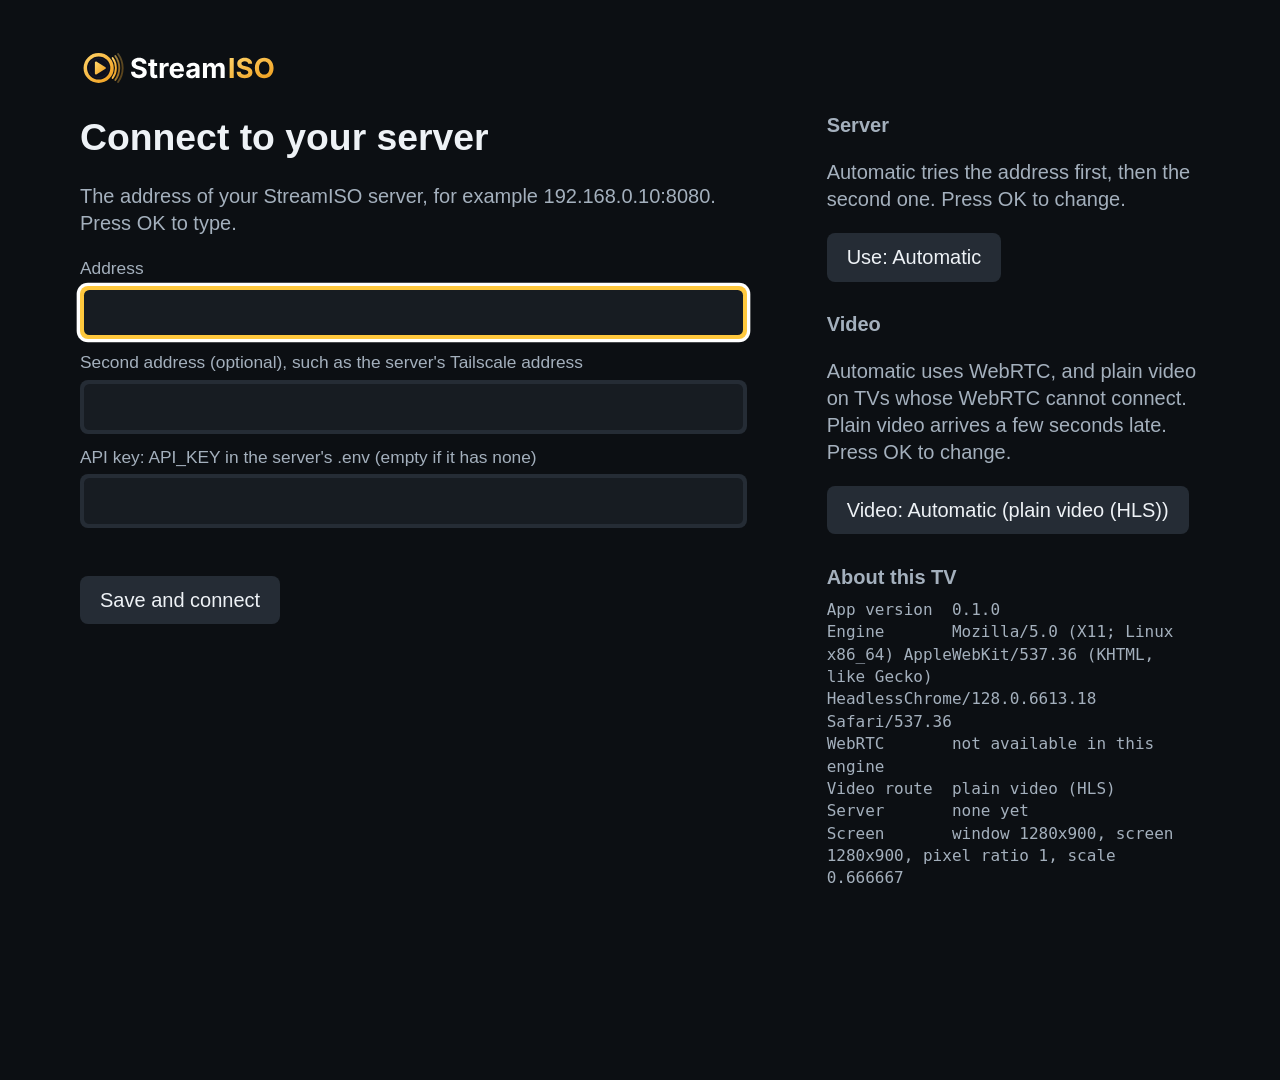
<file: app/index.html>
<!DOCTYPE html>
<html lang="en">
<head>
<meta charset="utf-8">
<title>StreamISO</title>
<link rel="stylesheet" href="css/style.css">
</head>
<body>

<section id="settings" class="screen" hidden>
  <img class="logo" src="img/logo.svg" alt="StreamISO">
  <div class="columns">
  <div class="column">
  <h1 id="settings-title">Connect to your server</h1>
  <p class="muted">The address of your StreamISO server, for example 192.168.0.10:8080. Press OK to type.</p>
  <label class="label" for="server-input">Address</label>
  <div id="server-field" class="field" tabindex="-1" data-focusable data-act="edit" data-input="server-input">
    <input id="server-input" type="url" tabindex="-1" autocomplete="off" spellcheck="false">
  </div>
  <label class="label" for="server2-input">Second address (optional), such as the server's Tailscale address</label>
  <div id="server2-field" class="field" tabindex="-1" data-focusable data-act="edit" data-input="server2-input">
    <input id="server2-input" type="url" tabindex="-1" autocomplete="off" spellcheck="false">
  </div>
  <label class="label" for="key-input">API key: API_KEY in the server's .env (empty if it has none)</label>
  <div id="key-field" class="field" tabindex="-1" data-focusable data-act="edit" data-input="key-input">
    <input id="key-input" type="text" tabindex="-1" autocomplete="off" spellcheck="false" autocapitalize="off">
  </div>
  <p id="settings-message" class="message" role="status"></p>
  <div class="row">
    <button id="settings-save" type="button" class="btn" tabindex="-1" data-focusable data-act="save">Save and connect</button>
    <button id="settings-back" type="button" class="btn" tabindex="-1" data-focusable data-act="cancel">Back</button>
  </div>
  </div>
  <div class="column side">
  <h2>Server</h2>
  <p class="muted">Automatic tries the address first, then the second one. Press OK to change.</p>
  <div class="row">
    <button id="settings-choice" type="button" class="btn" tabindex="-1" data-focusable data-act="choice"></button>
  </div>
  <h2>Video</h2>
  <p class="muted">Automatic uses WebRTC, and plain video on TVs whose WebRTC cannot connect. Plain video arrives a few seconds late. Press OK to change.</p>
  <div class="row">
    <button id="settings-video" type="button" class="btn" tabindex="-1" data-focusable data-act="video"></button>
  </div>
  <h2>About this TV</h2>
  <pre id="settings-diag" class="diag"></pre>
  </div>
  </div>
</section>

<section id="catalog" class="screen" hidden>
  <header id="catalog-head">
    <img class="logo small" src="img/logo.svg" alt="StreamISO">
    <div id="detail">
      <div id="detail-title"></div>
      <div id="detail-meta" class="muted"></div>
      <div id="detail-text" class="muted"></div>
    </div>
    <!-- Shows or hides the discs already watched / listened to, which are hidden at first. -->
    <button id="catalog-seen" type="button" class="btn" tabindex="-1" data-focusable aria-pressed="false">
      <svg class="eye" viewBox="0 0 24 24" aria-hidden="true"><path d="M12 5C6.5 5 2.3 8.6 1 12c1.3 3.4 5.5 7 11 7s9.7-3.6 11-7c-1.3-3.4-5.5-7-11-7zm0 11.5a4.5 4.5 0 1 1 0-9 4.5 4.5 0 0 1 0 9zm0-7a2.5 2.5 0 1 0 0 5 2.5 2.5 0 0 0 0-5z"/></svg>
      <svg class="eye-off" viewBox="0 0 24 24" aria-hidden="true"><path d="M2.3 3.7 3.7 2.3l18 18-1.4 1.4-3.4-3.4A12 12 0 0 1 12 19c-5.5 0-9.7-3.6-11-7a12.6 12.6 0 0 1 4.2-5.3L2.3 3.7zM12 5c5.5 0 9.7 3.6 11 7a12.4 12.4 0 0 1-3.3 4.6l-3.3-3.3A4.5 4.5 0 0 0 10.7 7.6L8.3 5.2C9.5 5.1 10.7 5 12 5zm-4.4 4.1A4.5 4.5 0 0 0 14.9 15.4l-1.5-1.5a2.5 2.5 0 0 1-3.3-3.3L7.6 9.1z"/></svg>
      <span class="lbl">Show watched</span>
    </button>
    <button id="catalog-settings" type="button" class="btn" tabindex="-1" data-focusable>Settings</button>
  </header>
  <main id="catalog-scroll" data-scroll><div id="catalog-list"></div></main>
</section>

<section id="player" class="screen" hidden>
  <div id="stage"></div>
  <div id="cd" hidden>
    <div id="cd-info">
      <img id="cd-cover" alt="">
      <div id="cd-title"></div>
      <div id="cd-artist" class="muted"></div>
    </div>
    <ol id="cd-tracks" data-scroll></ol>
  </div>
  <div id="loading"><div class="spinner"></div><div id="loading-title"></div><div id="loading-text" class="muted"></div></div>
  <div id="sink" tabindex="-1" data-focusable></div>
  <div id="bar" hidden>
    <div id="bar-head"><div id="bar-title"></div><div id="bar-caption"></div></div>
    <div id="progress" tabindex="-1" data-focusable data-act="commit" aria-label="Seek: left and right"><div id="progress-fill"></div></div>
    <div id="bar-times" class="muted"><span id="time-now"></span><span id="bar-extra"></span><span id="time-left"></span></div>
    <div id="bar-buttons" class="row">
      <button type="button" class="btn icon" tabindex="-1" data-focusable data-act="leave" aria-label="Back to library"><svg viewBox="0 0 24 24"><path d="M20 11H7.8l5.6-5.6L12 4l-8 8 8 8 1.4-1.4L7.8 13H20z"/></svg></button>
      <span class="sep"></span>
      <button type="button" class="btn icon big" tabindex="-1" data-focusable data-act="toggle" id="btn-toggle" aria-label="Pause"></button>
      <button type="button" class="btn icon" tabindex="-1" data-focusable data-act="prev" id="btn-prev" aria-label="Previous"><svg viewBox="0 0 24 24"><path d="M6 6h2v12H6zM9.5 12l8.5 6V6z"/></svg></button>
      <button type="button" class="btn icon" tabindex="-1" data-focusable data-act="back10" aria-label="Back 10 seconds"><svg viewBox="0 0 24 24"><path d="M12 5V1L7 6l5 5V7a6 6 0 1 1-6 6H4a8 8 0 1 0 8-8z"/><text x="12" y="16.2" text-anchor="middle" font-size="7.5" font-weight="700" font-family="sans-serif">10</text></svg></button>
      <button type="button" class="btn icon" tabindex="-1" data-focusable data-act="fwd10" aria-label="Forward 10 seconds"><svg viewBox="0 0 24 24"><path d="M12 5V1l5 5-5 5V7a6 6 0 1 0 6 6h2a8 8 0 1 1-8-8z"/><text x="12" y="16.2" text-anchor="middle" font-size="7.5" font-weight="700" font-family="sans-serif">10</text></svg></button>
      <button type="button" class="btn icon" tabindex="-1" data-focusable data-act="next" id="btn-next" aria-label="Next"><svg viewBox="0 0 24 24"><path d="M16 6h2v12h-2zM6 18l8.5-6L6 6z"/></svg></button>
      <span class="sep"></span>
      <button type="button" class="btn icon" tabindex="-1" data-focusable data-act="voldown" aria-label="Volume down"><svg viewBox="0 0 24 24"><path d="M3 9v6h4l5 5V4L7 9zm13.5 3A4.5 4.5 0 0 0 14 8v8a4.5 4.5 0 0 0 2.5-4z"/></svg></button>
      <button type="button" class="btn icon" tabindex="-1" data-focusable data-act="mute" id="btn-mute" aria-label="Mute"><svg viewBox="0 0 24 24"><path d="M16.5 12A4.5 4.5 0 0 0 14 8v2.2l2.4 2.4c.1-.2.1-.4.1-.6zM19 12c0 .9-.2 1.8-.5 2.6l1.5 1.5A9 9 0 0 0 21 12a9 9 0 0 0-7-8.8v2.1c2.9.9 5 3.5 5 6.7zM4.3 3L3 4.3 7.7 9H3v6h4l5 5v-6.7l4.3 4.3c-.7.5-1.4.9-2.3 1.2v2.1a9 9 0 0 0 3.7-1.8l2 2L21 19.7l-9-9zM12 4L9.9 6.1 12 8.2z"/></svg></button>
      <button type="button" class="btn icon" tabindex="-1" data-focusable data-act="volup" aria-label="Volume up"><svg viewBox="0 0 24 24"><path d="M3 9v6h4l5 5V4L7 9zm13.5 3A4.5 4.5 0 0 0 14 8v8a4.5 4.5 0 0 0 2.5-4zM14 3.2v2.1a7 7 0 0 1 0 13.4v2.1a9 9 0 0 0 0-17.6z"/></svg></button>
      <span class="grow"></span>
      <button type="button" class="btn labeled dvd-only" tabindex="-1" data-focusable data-act="back" aria-label="Return"><svg viewBox="0 0 24 24"><path d="M10 9V5l-7 7 7 7v-4.1c5 0 8.5 1.6 11 5.1-1-5-4-10-11-11z"/></svg>Return</button>
      <button type="button" class="btn labeled dvd-only" tabindex="-1" data-focusable data-act="menu" aria-label="Disc menu"><svg viewBox="0 0 24 24"><path d="M3 6h18v2H3zm0 5h18v2H3zm0 5h18v2H3z"/></svg>Disc menu</button>
      <button type="button" class="btn icon dvd-only" tabindex="-1" data-focusable data-act="audio" aria-label="Audio"><svg viewBox="0 0 24 24"><path d="M3 9v6h4l5 5V4L7 9zm13.5 3A4.5 4.5 0 0 0 14 8v8a4.5 4.5 0 0 0 2.5-4zM14 3.2v2.1a7 7 0 0 1 0 13.4v2.1a9 9 0 0 0 0-17.6z"/></svg></button>
      <button type="button" class="btn icon dvd-only" tabindex="-1" data-focusable data-act="subs" aria-label="Subtitles"><svg viewBox="0 0 24 24"><path d="M20 4H4a2 2 0 0 0-2 2v12a2 2 0 0 0 2 2h16a2 2 0 0 0 2-2V6a2 2 0 0 0-2-2zM4 12h4v2H4zm10 6H4v-2h10zm6 0h-4v-2h4zm0-4h-10v-2h10z"/></svg></button>
    </div>
  </div>
  <div id="pop" hidden><h3 id="pop-title"></h3><div id="pop-list"></div></div>
  <div id="hint" hidden>Press any key to turn the sound on</div>
  <div id="osd" hidden></div>
</section>

<div id="dialog" hidden>
  <div id="dialog-box">
    <h2 id="dialog-title"></h2>
    <p id="dialog-text" class="muted"></p>
    <div id="dialog-buttons" class="row"></div>
  </div>
</div>

<script src="js/compat.js"></script>
<script src="js/util.js"></script>
<script src="js/api.js"></script>
<script src="js/tv.js"></script>
<script src="js/focus.js"></script>
<script src="js/dialog.js"></script>
<script src="js/stream.js"></script>
<script src="js/settings.js"></script>
<script src="js/catalog.js"></script>
<script src="js/player.js"></script>
<script src="js/main.js"></script>
</body>
</html>
</file>
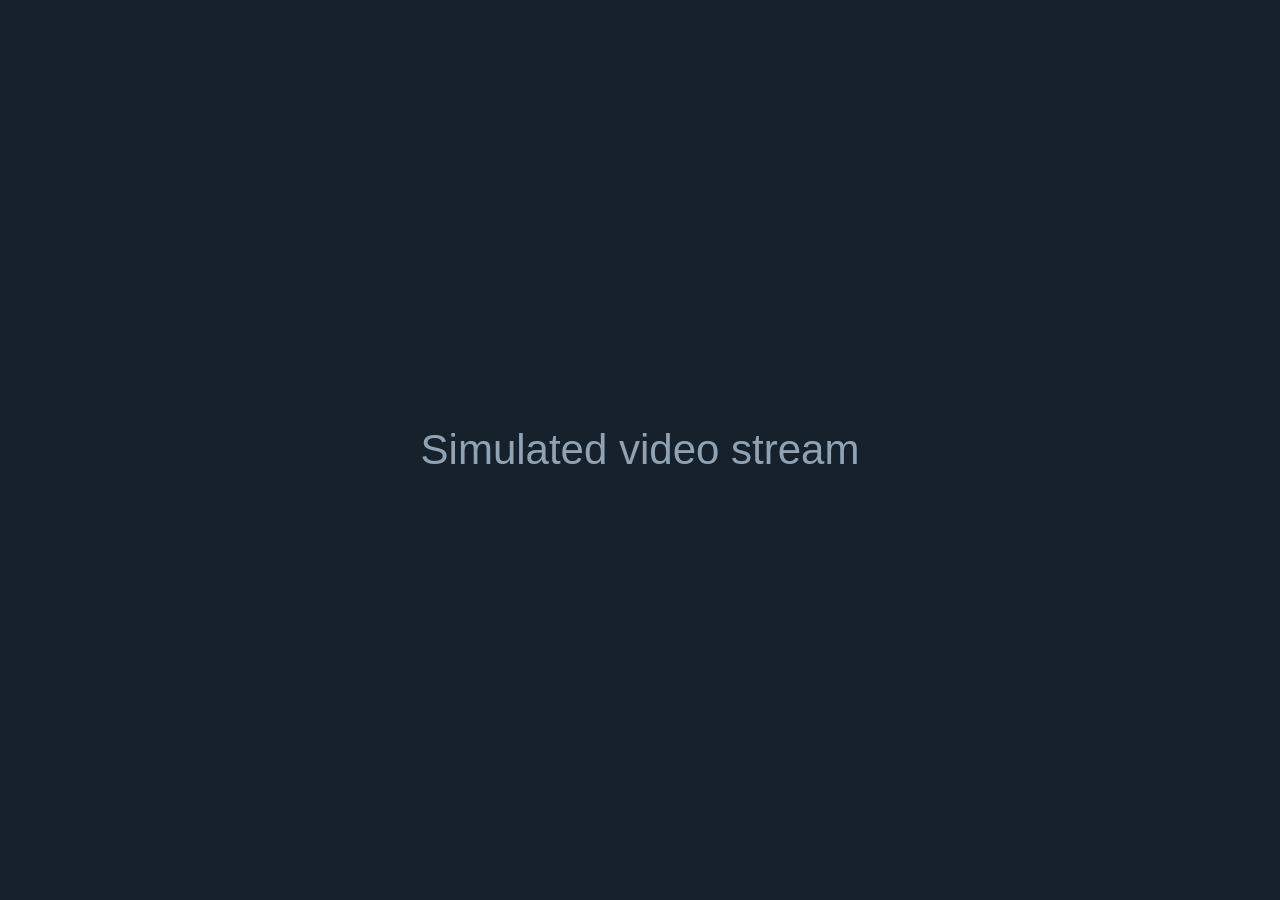
<file: tools/mock_stream.html>
<!DOCTYPE html>
<html>
<head>
<meta charset="utf-8">
<title>Mock stream</title>
<style>
  html, body { margin: 0; height: 100%; background: #16212c; color: #8fa3b5; font: 42px sans-serif; overflow: hidden; }
  #picture { position: absolute; left: 0; top: 0; width: 100%; height: 100%; display: flex; align-items: center; justify-content: center; }
  textarea { position: absolute; left: 0; top: 0; width: 10px; height: 10px; opacity: 0; }
</style>
</head>
<body>
<div id="picture">Simulated video stream</div>
<textarea class="overlay"></textarea>
<script>
// Behaves like the real page with neko/neko-inject.html from StreamISO. Most importantly, it keeps asking for
// the keyboard focus for a while, which is the thing the app has to survive.
(function () {
  var MEDIA = { 415: "toggle", 19: "toggle", 417: "forward", 412: "rewind", 413: "stop", 461: "back" };
  var NAV = { ArrowUp: "up", ArrowDown: "down", ArrowLeft: "left", ArrowRight: "right", Enter: "activate" };
  function send(msg) { msg.streamiso = true; window.parent.postMessage(msg, "*"); }

  var api = location.protocol + "//" + location.hostname + ":8090";
  var ignoreStarts = 0;

  fetch(api + "/_mock/stream-config").then(function (r) { return r.json(); }).then(function (config) {
    if (config.silent) return;
    ignoreStarts = config.unlock_blocked || 0;
    setTimeout(function () {
      send({ type: "video-ready" });
      send({ type: "audio-state", ok: !config.audio_blocked });
      var input = document.querySelector("textarea");
      var tries = 0;
      var timer = setInterval(function () {
        try { window.focus(); input.focus({ preventScroll: true }); } catch (e) {}
        if (++tries > 40) clearInterval(timer);
      }, 500);
    }, 400);
  });

  window.addEventListener("message", function (e) {
    if (e.source !== window.parent || !e.data || e.data.streamiso !== true || e.data.type !== "start") return;
    // A "start" without a real gesture may not be enough, so the first ones can be set to fail.
    if (ignoreStarts > 0) { ignoreStarts--; return; }
    send({ type: "audio-state", ok: true });
  });

  window.addEventListener("keydown", function (e) {
    var action = MEDIA[e.keyCode];
    if (action) send({ type: "key", action: action });
    else if (NAV[e.key]) send({ type: "key", action: "nav-" + NAV[e.key] });
  }, true);
})();
</script>
</body>
</html>
</file>
<file: app/css/style.css>
/* Drawn for a 1920x1080 screen. Keep to what older webOS engines understand (Chromium 68 on webOS 5): no flex
   gap, no aspect-ratio, no inset, no :focus-visible. */
* { box-sizing: border-box; }
html, body { margin: 0; width: 1920px; height: 1080px; overflow: hidden; background: #0c0f13; color: #eef2f6; font: 30px/1.35 "LG Smart UI", "Segoe UI", Roboto, sans-serif; -webkit-user-select: none; user-select: none; }
[hidden] { display: none !important; }
h1 { margin: 0 0 12px; font-size: 56px; font-weight: 600; }
h2 { margin: 0 0 12px; font-size: 40px; font-weight: 600; }
.muted { color: #a4b0bd; }
.screen { position: absolute; left: 0; top: 0; width: 1920px; height: 1080px; }
.logo { display: block; width: 420px; margin-bottom: 36px; }
.logo.small { width: 230px; margin: 0; }
.row { display: flex; align-items: center; }
.row > * { margin-right: 18px; }
.row > *:last-child { margin-right: 0; }

/* The focus style. Every focusable thing uses it, so the focus always looks the same. */
.btn, .card, .field, #cd-tracks li, #pop-list button { outline: none; }
.btn:focus, .field:focus, .field.editing, #pop-list button:focus, #cd-tracks li:focus {
  background: #ffc83d; color: #14171b; box-shadow: 0 0 0 5px #fff;
}
.btn { font: inherit; padding: 16px 30px; color: inherit; background: #252c35; border: 0; border-radius: 12px; white-space: nowrap; }
.btn.off { opacity: .55; }

/* Settings */
#settings { padding: 60px 120px; }
#settings .logo { width: 300px; margin-bottom: 24px; }
.columns { display: flex; align-items: flex-start; }
.column { width: 1000px; }
.column.side { width: 560px; margin-left: 120px; }
.label { display: block; margin-top: 18px; font-size: 26px; color: #a4b0bd; }
.field { width: 1000px; padding: 6px; margin: 8px 0 0; background: #252c35; border-radius: 12px; }
.field input { width: 100%; padding: 14px 20px; font: inherit; color: #eef2f6; background: #171c22; border: 0; outline: none; border-radius: 8px; }
.message { min-height: 44px; margin: 14px 0 14px; color: #ff9c9c; white-space: pre-line; }
.message.ok { color: #75e3a5; }
#settings h2 { margin-top: 44px; font-size: 30px; color: #a4b0bd; }
#settings .side h2:first-child { margin-top: 0; }
.diag { margin: 0; font: 24px/1.4 Consolas, "DejaVu Sans Mono", monospace; color: #a4b0bd; white-space: pre-wrap; word-break: break-word; }

/* Catalog */
#catalog-head { position: absolute; left: 0; top: 0; width: 1920px; height: 200px; padding: 28px 70px; display: flex; align-items: flex-start; background: #0c0f13; z-index: 2; }
#detail { flex: 1; min-width: 0; margin: 0 50px; }
#catalog-seen { display: flex; align-items: center; margin-right: 20px; }
#catalog-seen svg { width: 40px; height: 40px; margin-right: 12px; fill: currentColor; }
/* "Hide watched" is a switch: on (eye crossed out) while watched discs are hidden */
#catalog-seen .eye-off, #catalog-seen[aria-pressed="true"] .eye { display: none; }
#catalog-seen[aria-pressed="true"]:not(:focus) { color: #ffc83d; }
#catalog-seen[aria-pressed="true"] .eye-off { display: block; }
#detail-title { font-size: 42px; font-weight: 600; white-space: nowrap; overflow: hidden; text-overflow: ellipsis; }
#detail-meta { white-space: nowrap; overflow: hidden; text-overflow: ellipsis; }
#detail-text { font-size: 25px; max-height: 68px; overflow: hidden; }
#catalog-scroll { position: absolute; left: 0; top: 200px; width: 1920px; height: 880px; overflow: hidden; padding: 0 70px; }
.section-title { margin: 12px 0 18px; font-size: 38px; font-weight: 600; }
.grid { display: flex; flex-wrap: wrap; margin-bottom: 24px; }
.card { position: relative; display: block; width: 232px; margin: 0 22px 26px 0; padding: 0; color: inherit; font: inherit; text-align: left; background: none; border: 0; }
.cover { position: relative; display: block; width: 232px; height: 348px; background: #1c2229; border-radius: 12px; overflow: hidden; }
.card.cd .cover { height: 232px; }
.cover img { display: block; width: 100%; height: 100%; object-fit: contain; }
.cover img.fill { object-fit: cover; }  /* "Fill the space" set in the StreamISO editor */
.card:focus .cover { box-shadow: 0 0 0 6px #ffc83d, 0 0 0 10px #fff; }
/* A season with several discs: the cover looks like a small stack of cases. */
.card.stack .cover { box-shadow: 6px -6px 0 -1px #30363f, 12px -12px 0 -2px #3c434d; }
.card.stack:focus .cover { box-shadow: 0 0 0 6px #ffc83d, 0 0 0 10px #fff, 6px -6px 0 -1px #30363f, 12px -12px 0 -2px #3c434d; }
.card-title { display: block; margin-top: 12px; font-size: 25px; line-height: 1.25; height: 32px; white-space: nowrap; overflow: hidden; text-overflow: ellipsis; }
.card:focus .card-title { color: #ffc83d; }
.card-resume { display: block; font-size: 21px; color: #a4b0bd; height: 28px; white-space: nowrap; overflow: hidden; }
.tag, .seen { position: absolute; top: 10px; padding: 2px 12px; font-size: 20px; font-weight: 700; border-radius: 7px; }
.tag { left: 10px; background: rgba(8, 10, 13, .85); }
.seen { right: 10px; background: #75e3a5; color: #10231a; }
.bar-resume { position: absolute; left: 0; bottom: 0; height: 8px; background: #ffc83d; }
.empty { padding: 90px 0; font-size: 36px; color: #a4b0bd; }

/* Player */
#stage { position: absolute; left: 0; top: 0; width: 1920px; height: 1080px; background: #000; }
#stage iframe, #stage video { display: block; width: 100%; height: 100%; border: 0; background: #000; }
/* The stream never takes the pointer or the focus: all input goes through the app. */
#stage iframe { pointer-events: none; }
#sink { position: absolute; left: 0; top: 0; width: 1px; height: 1px; outline: none; }
#loading { position: absolute; left: 0; top: 0; width: 1920px; height: 1080px; display: flex; flex-direction: column; align-items: center; justify-content: center; background: #0c0f13; text-align: center; }
#loading-title { font-size: 44px; font-weight: 600; margin-top: 34px; }
.spinner { width: 90px; height: 90px; border: 9px solid #2b333d; border-top-color: #ffc83d; border-radius: 50%; -webkit-animation: spin 1s linear infinite; animation: spin 1s linear infinite; }
@-webkit-keyframes spin { to { -webkit-transform: rotate(360deg); } }
@keyframes spin { to { transform: rotate(360deg); } }
#bar { position: absolute; left: 0; bottom: 0; width: 1920px; padding: 90px 70px 44px; background: linear-gradient(to top, rgba(6, 8, 10, .95) 65%, rgba(6, 8, 10, 0)); }
#bar-head { display: flex; align-items: baseline; }
#bar-title { flex: 1; min-width: 0; font-size: 40px; font-weight: 600; white-space: nowrap; overflow: hidden; text-overflow: ellipsis; }
/* Icons have no words, so the focused button's name shows here. */
#bar-caption { margin-left: 40px; font-size: 30px; color: #ffc83d; white-space: nowrap; }
#progress { height: 12px; margin-top: 16px; background: rgba(255, 255, 255, .22); border-radius: 6px; overflow: hidden; outline: none; }
#progress:focus { box-shadow: 0 0 0 4px #0c0f13, 0 0 0 8px #ffc83d; }
#progress-fill { width: 0; height: 100%; background: #ffc83d; }
#bar-times { display: flex; justify-content: space-between; margin: 8px 0 22px; font-size: 26px; }
#bar-buttons .btn.icon { width: 84px; height: 84px; padding: 0; }
#bar-buttons .btn.icon svg { display: block; width: 46px; height: 46px; margin: 0 auto; fill: currentColor; }
#bar-buttons .btn.icon.big { width: 100px; }
#bar-buttons .btn.icon.big svg { width: 58px; height: 58px; }
#bar-buttons .btn.labeled { display: flex; align-items: center; height: 84px; padding: 0 28px; font-size: 28px; }
#bar-buttons .btn.labeled svg { width: 42px; height: 42px; margin-right: 12px; fill: currentColor; }
#bar-buttons .sep { width: 18px; }
#bar-buttons .grow { flex: 1; }
#pop { position: absolute; right: 70px; bottom: 260px; width: 560px; max-height: 620px; padding: 24px; overflow: hidden; background: #181d23; border-radius: 16px; box-shadow: 0 10px 50px rgba(0, 0, 0, .6); }
#pop h3 { margin: 0 0 14px; font-size: 32px; }
#pop-list button { display: block; width: 100%; padding: 12px 20px; margin-bottom: 8px; color: inherit; font: inherit; text-align: left; background: #252c35; border: 0; border-radius: 10px; white-space: nowrap; overflow: hidden; text-overflow: ellipsis; }
#osd { position: absolute; left: 50%; top: 60px; transform: translateX(-50%); padding: 14px 34px; font-size: 32px; background: rgba(8, 10, 13, .88); border-radius: 14px; }
#hint { position: absolute; left: 50%; bottom: 70px; transform: translateX(-50%); padding: 14px 34px; font-size: 30px; color: #14171b; background: #ffc83d; border-radius: 14px; }

/* Audio CD */
#cd { position: absolute; left: 0; top: 0; width: 1920px; height: 1080px; padding: 70px 70px 290px; display: flex; background: #11151a; }
#cd-info { width: 620px; margin-right: 70px; text-align: center; }
#cd-cover { display: block; width: 520px; height: 520px; margin: 0 auto 26px; object-fit: contain; background: #1c2229; border-radius: 14px; }
#cd-title { font-size: 38px; font-weight: 600; max-height: 104px; overflow: hidden; }
#cd-artist { font-size: 28px; }
#cd-tracks { flex: 1; min-width: 0; height: 720px; margin: 0; padding: 8px; list-style: none; overflow: hidden; }
#cd-tracks li { display: flex; align-items: center; padding: 11px 22px; margin-bottom: 6px; border-radius: 10px; }
#cd-tracks .n { width: 66px; color: #a4b0bd; flex: none; }
#cd-tracks .t { flex: 1; min-width: 0; white-space: nowrap; overflow: hidden; text-overflow: ellipsis; }
#cd-tracks .d { width: 110px; text-align: right; color: #a4b0bd; flex: none; }
#cd-tracks li.current { background: #252c35; }
#cd-tracks li.current .t { color: #ffc83d; font-weight: 600; }
#cd-tracks li:focus { background: #ffc83d; }
#cd-tracks li:focus .n, #cd-tracks li:focus .d, #cd-tracks li:focus .t { color: #14171b; }
.cd-mode .dvd-only { display: none !important; }

/* Dialog */
#dialog { position: absolute; left: 0; top: 0; width: 1920px; height: 1080px; display: flex; align-items: center; justify-content: center; background: rgba(4, 6, 8, .78); z-index: 10; }
#dialog-box { width: 1120px; padding: 54px 60px; background: #181d23; border-radius: 20px; box-shadow: 0 20px 70px rgba(0, 0, 0, .7); }
#dialog-text { margin: 0 0 36px; white-space: pre-line; }
</file>
